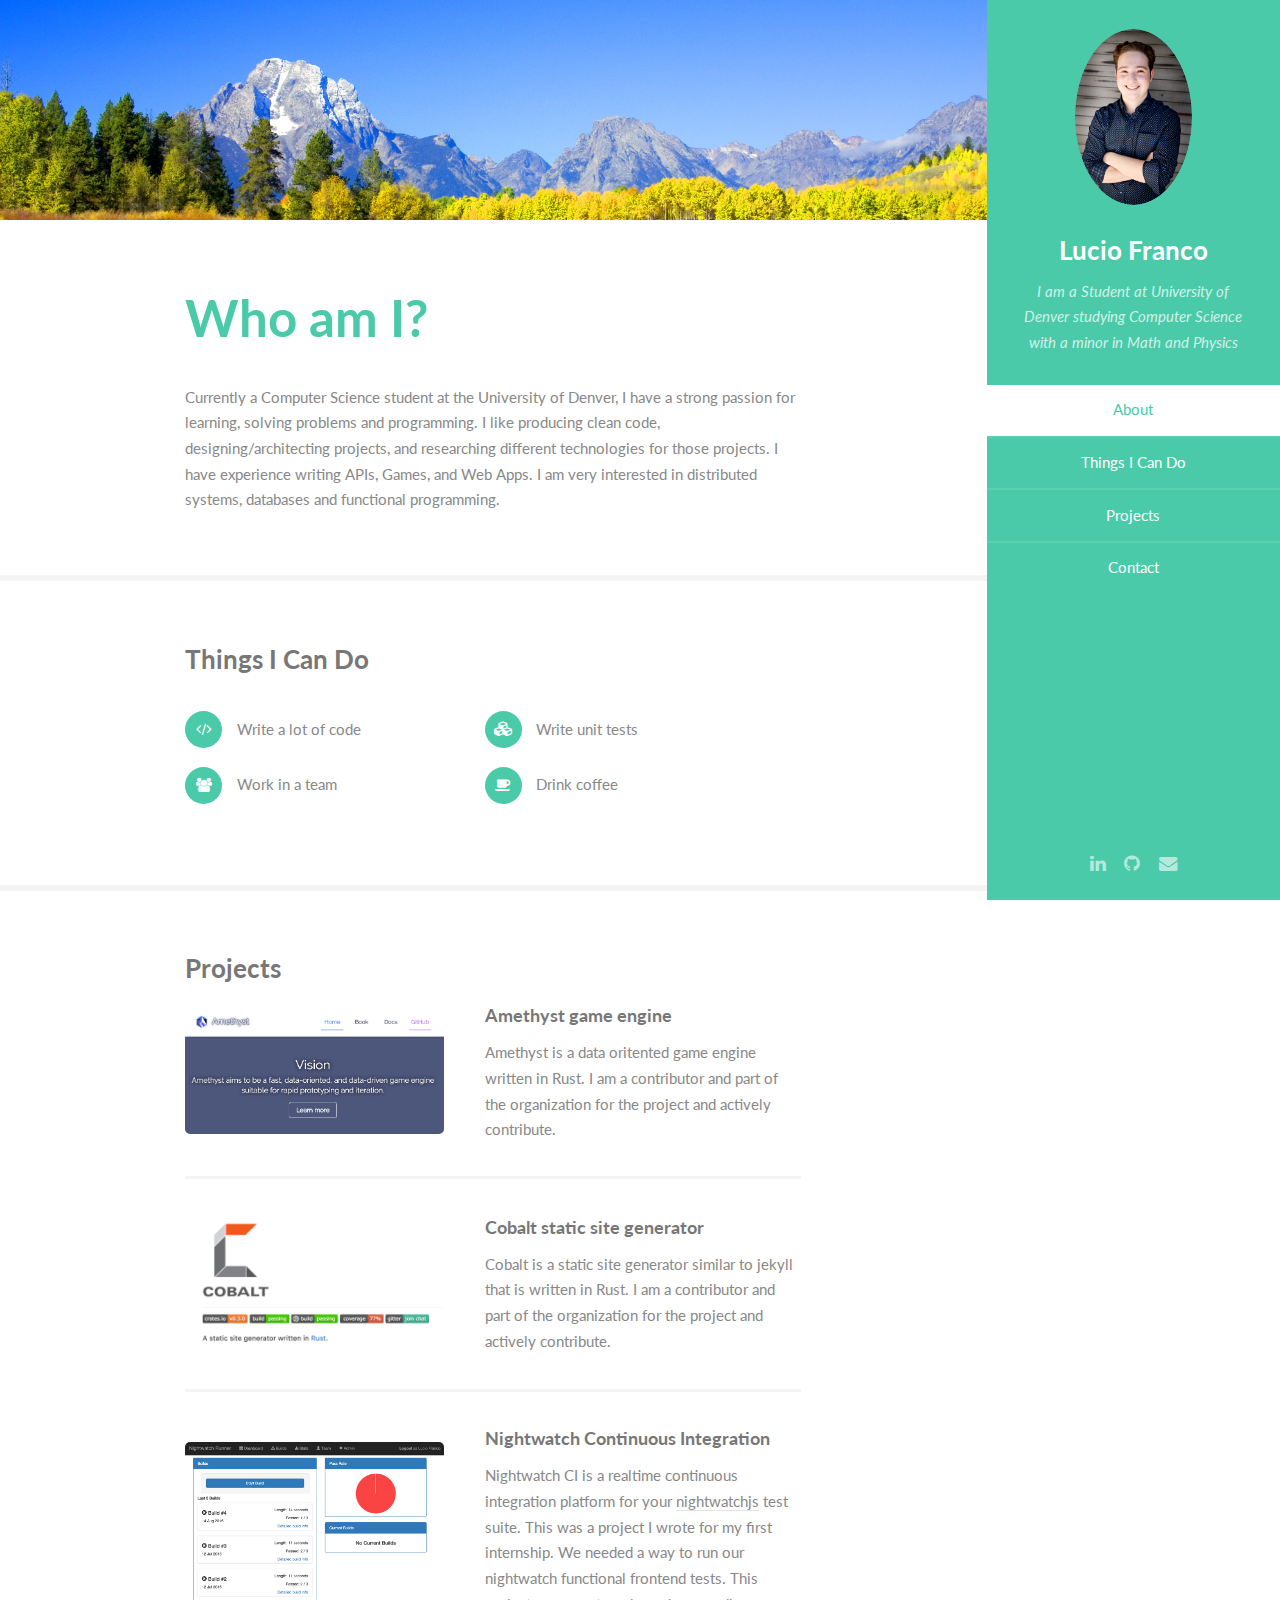
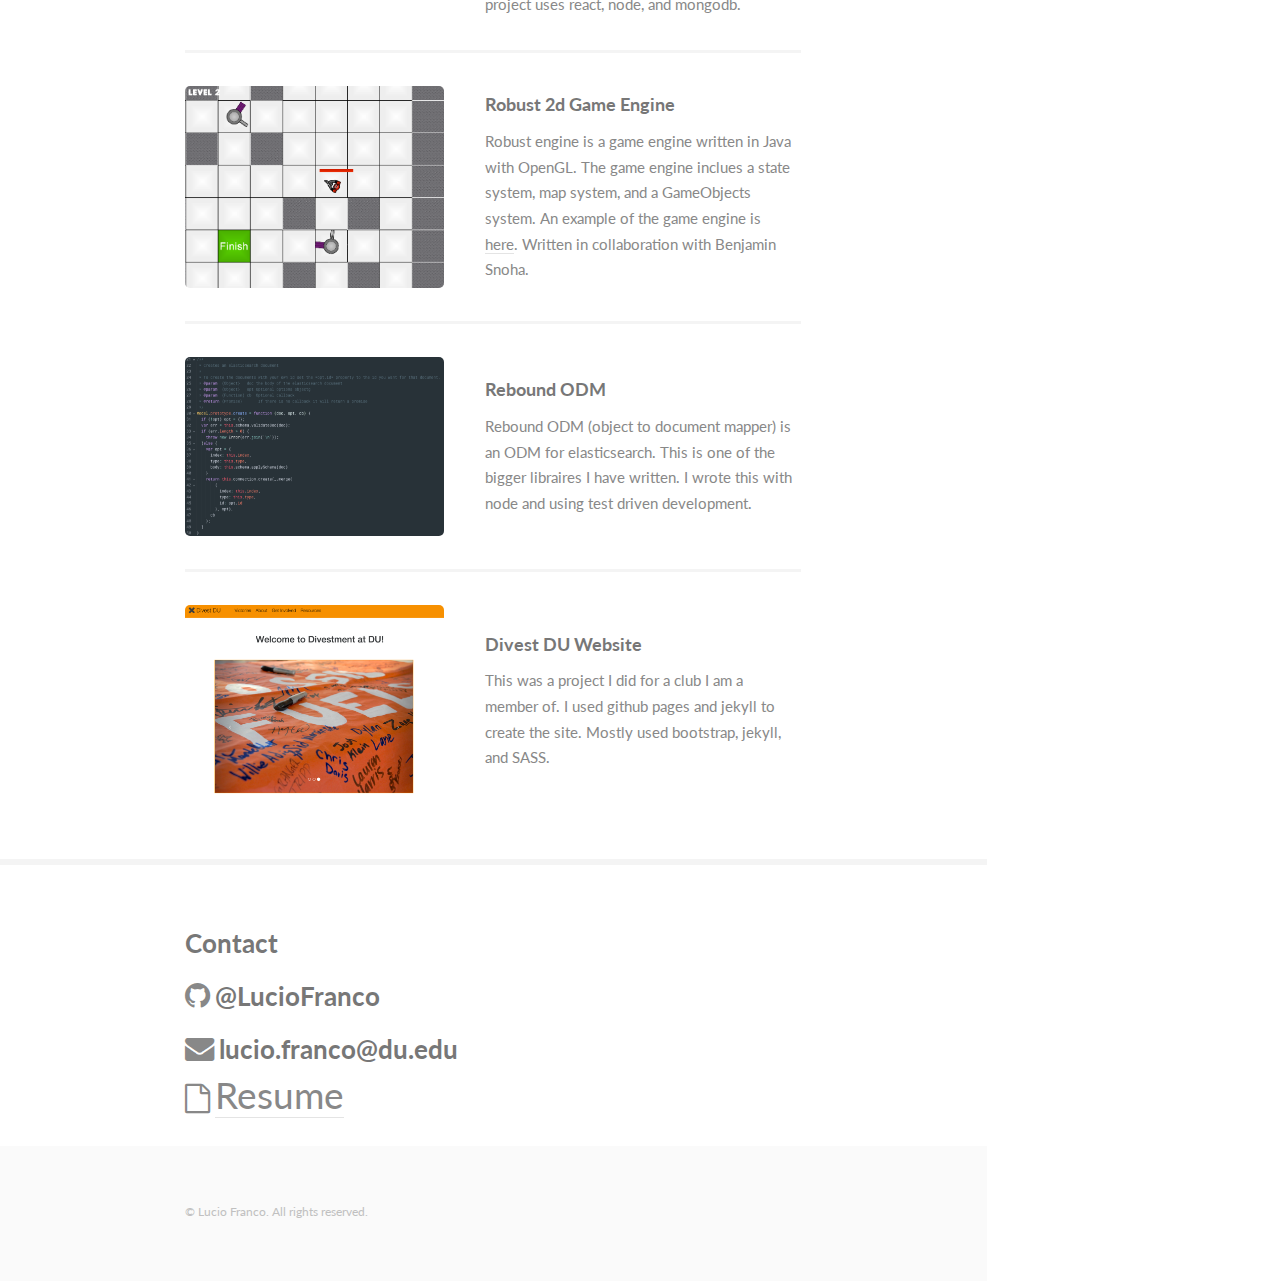
<file: index.html>
<!DOCTYPE HTML>
<!--
	Read Only by HTML5 UP
	html5up.net | @n33co
	Free for personal and commercial use under the CCA 3.0 license (html5up.net/license)
-->
<html>
	<head>
		<title>Lucio Franco | Software Engineer Intern</title>
		<meta http-equiv="content-type" content="text/html; charset=utf-8" />
		<meta name="description" content="" />
		<meta name="keywords" content="" />
		<!--[if lte IE 8]><script src="css/ie/html5shiv.js"></script><![endif]-->
		<script src="js/jquery.min.js"></script>
		<script src="js/jquery.scrollzer.min.js"></script>
		<script src="js/jquery.scrolly.min.js"></script>
		<script src="js/skel.min.js"></script>
		<script src="js/skel-layers.min.js"></script>
		<script src="js/init.js"></script>
		<script src="js/ga.js"></script>
		<link rel="stylesheet" href="css/util.css" />
		<link rel="icon" href="images/favicon.png" type="image/png"/>
		<noscript>
			<link rel="stylesheet" href="css/skel.css" />
			<link rel="stylesheet" href="css/style.css" />
			<link rel="stylesheet" href="css/style-xlarge.css" />
		</noscript>
		<!--[if lte IE 8]><link rel="stylesheet" href="css/ie/v8.css" /><![endif]-->
	</head>
	<body>
		<div id="wrapper">
			<!-- Header -->
				<section id="header" class="skel-layers-fixed">
					<header>
						<span class="image avatar"><img src="/images/profile.png" alt="" /></span>
						<h1 id="logo"><a href="#">Lucio Franco</a></h1>
						<p>I am a Student at University of Denver studying Computer Science with a minor in Math and Physics</p>
					</header>
					<nav id="nav">
						<ul>
							<li><a href="#about" class="active">About</a></li>
							<li><a href="#cando">Things I Can Do</a></li>
							<li><a href="#projects">Projects</a></li>
							<li><a href="#contact">Contact</a></li>
						</ul>
					</nav>
					<footer>
						<ul class="icons">
							<li><a href="https://www.linkedin.com/in/luciodfranco" class="icon fa-linkedin"><span class="label">Linedin</span></a></li>
							<li><a href="https://github.com/LucioFranco" class="icon fa-github"><span class="label">Github</span></a></li>
							<li><a href="mailto:lucio.franco@du.edu" class="icon fa-envelope"><span class="label">Email</span></a></li>
						</ul>
					</footer>
				</section>

			<!-- Main -->
				<div id="main">

					<!-- One -->
						<section id="about">
							<div class="container">
								<header class="major">
									<h2>Who am I?</h2>
								</header>
								<p>
									Currently a Computer Science student at the University of Denver, I have a strong passion for learning, solving problems and programming. I like producing clean code, designing/architecting projects, and researching different technologies for those projects. I have experience writing APIs, Games, and Web Apps. I am very interested in distributed systems, databases and functional programming.
								</p>
							</div>
						</section>

					<!-- Two -->
						<section id="cando">
							<div class="container">
								<h3>Things I Can Do</h3>
								<p></p>
								<ul class="feature-icons">
									<li class="fa-code">Write a lot of code</li>
									<li class="fa-cubes">Write unit tests</li>
									<li class="fa-group">Work in a team</li>
									<li class="fa-coffee">Drink coffee</li>
								</ul>
							</div>
						</section>

					<!-- Three -->
						<section id="projects">
							<div class="container">
								<h3>Projects</h3>
								<div class="features">
									<article>
										<a href="https://github.com/amethyst/amethyst" class="image"><img src="images/amethyst.png" alt="" /></a>
										<div class="inner">
											<h4>Amethyst game engine</h4>
											<p>
												Amethyst is a data oritented game engine written in Rust. I am a contributor and part of the organization for the project and actively contribute.
											</p>
										</div>
									</article>
									<article>
										<a href="https://github.com/cobalt-org/cobalt.rs" class="image"><img src="images/cobalt.png" alt="" /></a>
										<div class="inner">
											<h4>Cobalt static site generator</h4>
											<p>
												Cobalt is a static site generator similar to jekyll that is written in Rust. I am a contributor and part of the organization for the project and actively contribute.
											</p>
										</div>
									</article>
									<article>
										<a href="https://github.com/LucioFranco/Nightwatch-CI" class="image"><img src="images/nightwatchci.png" alt="" /></a>
										<div class="inner">
											<h4>Nightwatch Continuous Integration</h4>
											<p>Nightwatch CI is a realtime continuous integration platform for your <a href="https://github.com/nightwatchjs/nightwatch">nightwatchjs</a> test suite. This was a project I wrote for my first internship. We needed a way to run our nightwatch functional frontend tests. This project uses react, node, and mongodb.</p>
										</div>
									</article>
									<article>
										<a href="https://github.com/LucioFranco/RobustEngine" class="image"><img src="images/robustgame.png" alt="" /></a>
										<div class="inner">
											<h4>Robust 2d Game Engine</h4>
											<p>Robust engine is a game engine written in Java with OpenGL. The game engine inclues a state system, map system, and a GameObjects system. An example of the game engine is <a href="https://github.com/LucioFranco/RobustExample">here</a>. Written in collaboration with Benjamin Snoha.</p>
										</div>
									</article>
									<article>
										<a href="https://github.com/LucioFranco/Rebound-ODM" class="image"><img src="images/reboundodm.png" alt="" /></a>
										<div class="inner">
											<h4>Rebound ODM</h4>
											<p>Rebound ODM (object to document mapper) is an ODM for elasticsearch. This is one of the bigger libraires I have written. I wrote this with node and using test driven development.</p>
										</div>
									</article>
									<article>
										<a href="https://github.com/LucioFranco/Divest-DU" class="image"><img src="images/divestdu.png" alt="" /></a>
										<div class="inner">
											<h4>Divest DU Website</h4>
											<p>This was a project I did for a club I am a member of. I used github pages and jekyll to create the site. Mostly used bootstrap, jekyll, and SASS.</p>
										</div>
									</article>
								</div>
							</div>
						</section>

					<!-- Four -->
						<section id="contact">
							<div class="container">
								<h3>Contact</h3>
								<article>
									<i class="fa fa-github fa-2x mrs"></i><h3 class="inline-block">@LucioFranco</h3>
									<br />
									<i class="fa fa-envelope fa-2x mrs"></i><h3 class="inline-block">lucio.franco@du.edu</h3>
									<br />
									<i class="fa fa-file-o fa-2x mrs"></i><a style="font-size: 2.5em;" href="/resume.pdf">Resume</a>
								</article>
							</div>
						</section>
				</div>

			<!-- Footer -->
				<section id="footer">
					<div class="container">
						<ul class="copyright">
							<li>&copy; Lucio Franco. All rights reserved.</li>
						</ul>
					</div>
				</section>

		</div>
	</body>
</html>
</file>
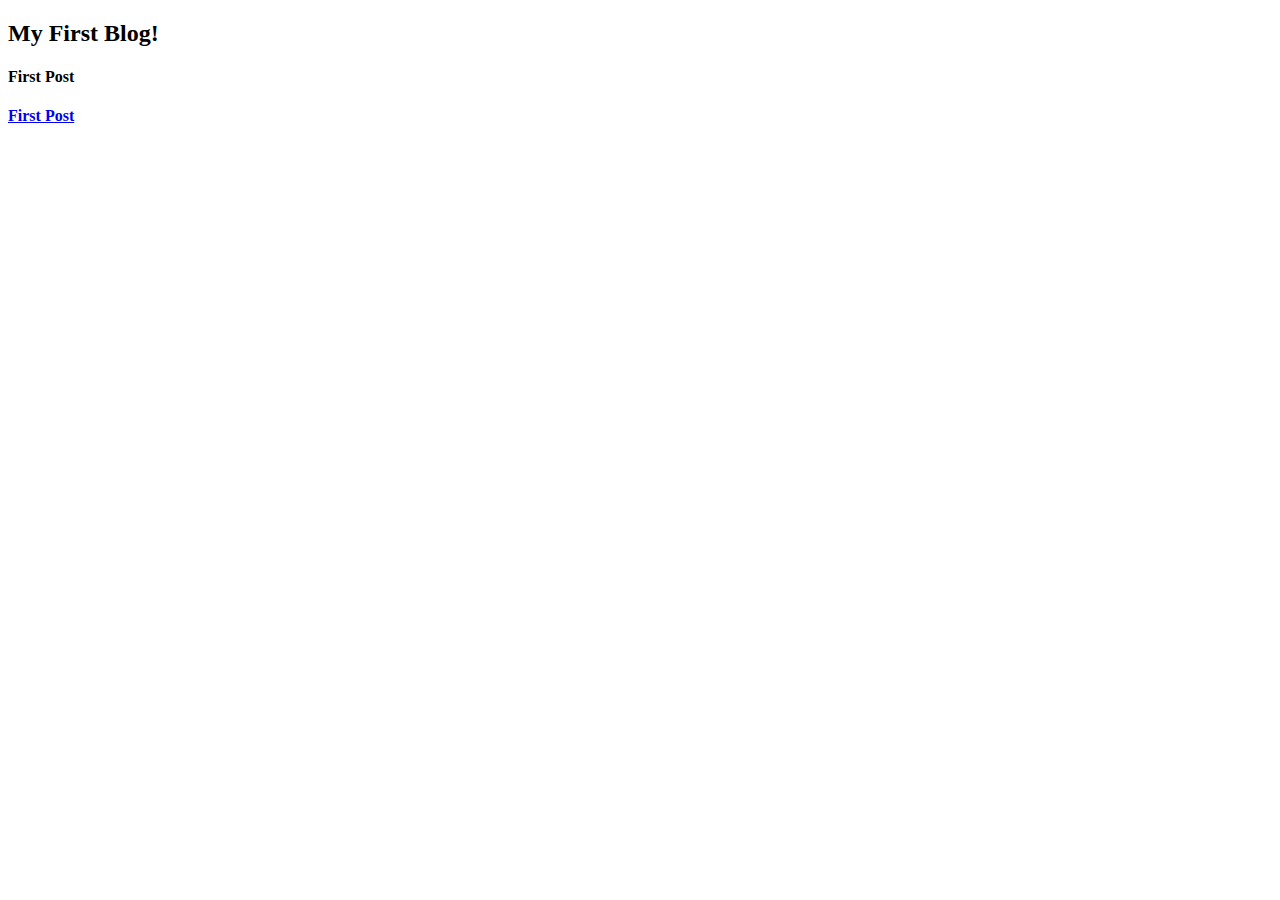
<file: blog.html>
<!DOCTYPE html>
<html>
    <head>
      <meta charset="utf-8">
    	<meta http-equiv="X-UA-Compatible" content="IE=edge">
    	<meta name="viewport" content="width=device-width, initial-scale=1">

        
       	  <title>Cobalt.rs Blog</title>
        

	    <!-- Latest compiled and minified CSS -->
     	<link rel="stylesheet" href="https://maxcdn.bootstrapcdn.com/bootstrap/3.3.6/css/bootstrap.min.css" integrity="sha384-1q8mTJOASx8j1Au+a5WDVnPi2lkFfwwEAa8hDDdjZlpLegxhjVME1fgjWPGmkzs7" crossorigin="anonymous">
      	<!-- Optional theme -->
     	<!--<link rel="stylesheet" href="https://maxcdn.bootstrapcdn.com/bootstrap/3.3.6/css/bootstrap-theme.min.css" integrity="sha384-fLW2N01lMqjakBkx3l/M9EahuwpSfeNvV63J5ezn3uZzapT0u7EYsXMjQV+0En5r" crossorigin="anonymous">-->

      <script src="https://ajax.googleapis.com/ajax/libs/jquery/1.11.3/jquery.min.js"></script>
      	<!-- Latest compiled and minified JavaScript -->
     	<script src="https://maxcdn.bootstrapcdn.com/bootstrap/3.3.6/js/bootstrap.min.js" integrity="sha384-0mSbJDEHialfmuBBQP6A4Qrprq5OVfW37PRR3j5ELqxss1yVqOtnepnHVP9aJ7xS" crossorigin="anonymous"></script>
    </head>
    <body>
    <div>
      
        <div >
  <h2>My First Blog!</h2>
  <!--<br />-->
  <div>
    
      <div>
        <h4>First Post</h4>
        <h4><a href="posts/post-1.html">First Post</a></h4>
      </div>

    
  </div>
</div>

      
    </div>
  </body>
</html>
</file>
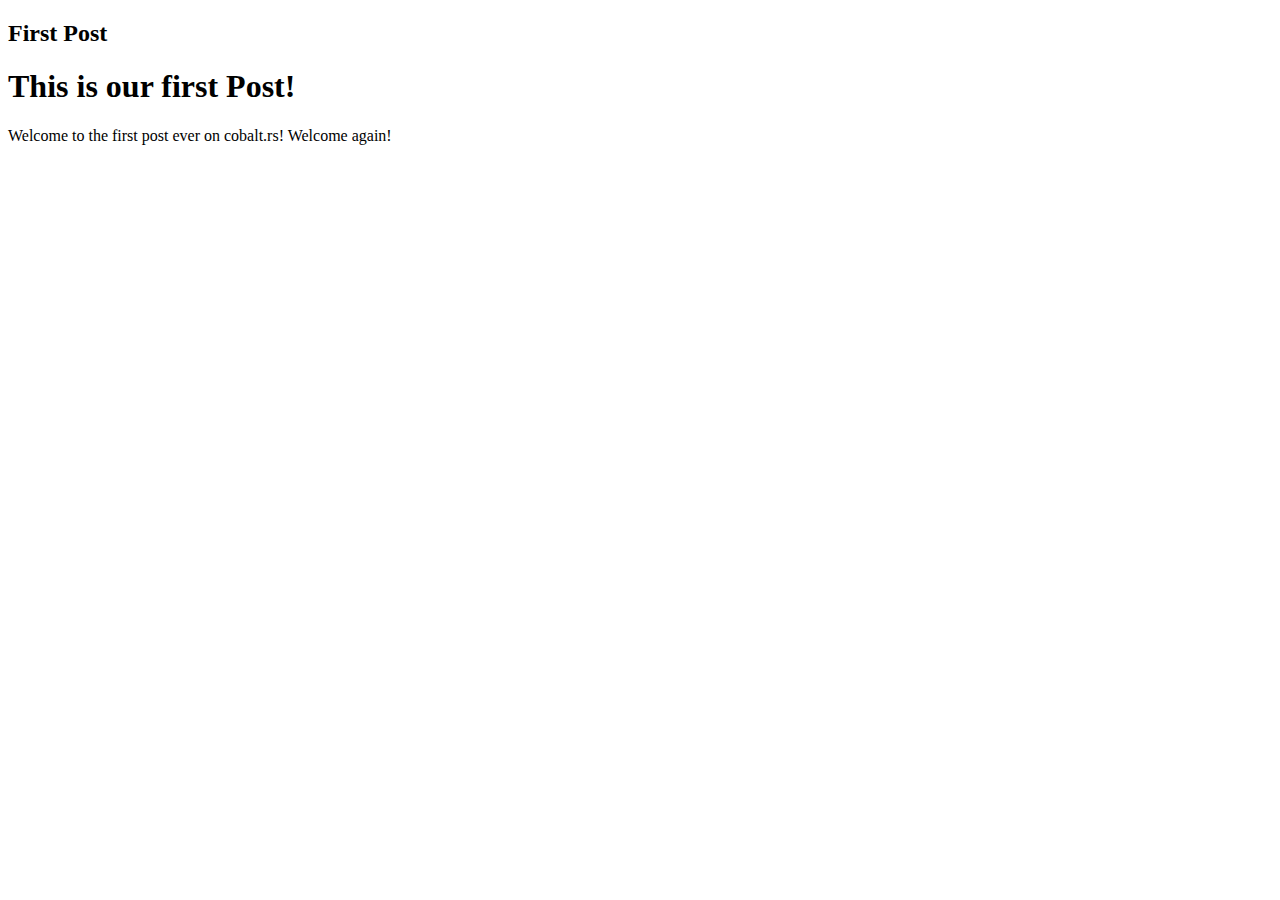
<file: posts/post-1.html>
<!DOCTYPE html>
<html>
    <head>
      <meta charset="utf-8">
    	<meta http-equiv="X-UA-Compatible" content="IE=edge">
    	<meta name="viewport" content="width=device-width, initial-scale=1">

        
          <title>First Post</title>
        

	    <!-- Latest compiled and minified CSS -->
     	<link rel="stylesheet" href="https://maxcdn.bootstrapcdn.com/bootstrap/3.3.6/css/bootstrap.min.css" integrity="sha384-1q8mTJOASx8j1Au+a5WDVnPi2lkFfwwEAa8hDDdjZlpLegxhjVME1fgjWPGmkzs7" crossorigin="anonymous">
      	<!-- Optional theme -->
     	<!--<link rel="stylesheet" href="https://maxcdn.bootstrapcdn.com/bootstrap/3.3.6/css/bootstrap-theme.min.css" integrity="sha384-fLW2N01lMqjakBkx3l/M9EahuwpSfeNvV63J5ezn3uZzapT0u7EYsXMjQV+0En5r" crossorigin="anonymous">-->

      <script src="https://ajax.googleapis.com/ajax/libs/jquery/1.11.3/jquery.min.js"></script>
      	<!-- Latest compiled and minified JavaScript -->
     	<script src="https://maxcdn.bootstrapcdn.com/bootstrap/3.3.6/js/bootstrap.min.js" integrity="sha384-0mSbJDEHialfmuBBQP6A4Qrprq5OVfW37PRR3j5ELqxss1yVqOtnepnHVP9aJ7xS" crossorigin="anonymous"></script>
    </head>
    <body>
    <div>
      
        <div>
  <h2>First Post</h2>
  <p>
    <h1>This is our first Post!</h1>
<p>Welcome to the first post ever on cobalt.rs! Welcome again!</p>

  </p>
</div>

      
    </div>
  </body>
</html>
</file>
<file: css/util.css>
.ptn, .pvn, .pan { padding-top:0px !important }
.pts, .pvs, .pas { padding-top:5px !important }
.ptm, .pvm, .pam { padding-top:10px !important }
.ptl, .pvl, .pal { padding-top:20px !important }
.prn, .phn, .pan { padding-right:0px !important }
.prs, .phs, .pas { padding-right:5px !important }
.prm, .phm, .pam { padding-right:10px !important }
.prl, .phl, .pal { padding-right:20px !important }
.pbn, .pvn, .pan { padding-bottom:0px !important }
.pbs, .pvs, .pas { padding-bottom:5px !important }
.pbm, .pvm, .pam { padding-bottom:10px !important }
.pbl, .pvl, .pal { padding-bottom:20px !important }
.pln, .phn, .pan { padding-left:0px !important }
.pls, .phs, .pas { padding-left:5px !important }
.plm, .phm, .pam { padding-left:10px !important }
.pll, .phl, .pal { padding-left:20px !important }
.mtn, .mvn, .man { margin-top:0px !important }
.mts, .mvs, .mas { margin-top:5px !important }
.mtm, .mvm, .mam { margin-top:10px !important }
.mtl, .mvl, .mal { margin-top:20px !important }
.mrn, .mhn, .man { margin-right:0px !important }
.mrs, .mhs, .mas { margin-right:5px !important }
.mrm, .mhm, .mam { margin-right:10px !important }
.mrl, .mhl, .mal { margin-right:20px !important }
.mbn, .mvn, .man { margin-bottom:0px !important }
.mbs, .mvs, .mas { margin-bottom:5px !important }
.mbm, .mvm, .mam { margin-bottom:10px !important }
.mbl, .mvl, .mal { margin-bottom:20px !important }
.mln, .mhn, .man { margin-left:0px !important }
.mls, .mhs, .mas { margin-left:5px !important }
.mlm, .mhm, .mam { margin-left:10px !important }
.mll, .mhl, .mal { margin-left:20px !important }
.mts-n { margin-top:-5px; }
.mts-m { margin-top:-10px; }
.mts-l { margin-top:-20px; }

.inline-block {
  display: inline-block;
}
</file>
<file: css/style-xlarge.css>
/*
	Read Only by HTML5 UP
	html5up.net | @n33co
	Free for personal and commercial use under the CCA 3.0 license (html5up.net/license)
*/

/* Basic */

	body, input, select, textarea {
		font-size: 13pt;
	}

/* Header */

	#header {
		width: 21em;
	}

		#header > header {
			padding: 2em;
		}

		#header > footer {
			padding: 1.5em;
		}

/* Wrapper */

	#wrapper {
		padding-right: 21em;
	}

/* Main */

	#main > section > .container {
		padding: 4em 0 2em 0;
	}
</file>
<file: css/ie/v8.css>
/*
	Read Only by HTML5 UP
	html5up.net | @n33co
	Free for personal and commercial use under the CCA 3.0 license (html5up.net/license)
*/

/* Basic */

	code,
	input[type="text"],
	input[type="password"],
	input[type="email"],
	select,
	textarea,
	.box,
	.image,
	.image img,
	input[type="submit"],
	input[type="reset"],
	input[type="button"],
	.button {
		position: relative;
		-ms-behavior: url("css/ie/PIE.htc");
	}

/* Form */

	input[type="text"],
	input[type="password"],
	input[type="email"],
	select {
		line-height: 2.75em;
	}

	input[type="checkbox"],
	input[type="radio"] {
		-moz-appearance: normal;
		-webkit-appearance: normal;
		-o-appearance: normal;
		-ms-appearance: normal;
		appearance: normal;
	}

		input[type="checkbox"] + label,
		input[type="radio"] + label {
			padding: 0 0 0 1.5em;
		}

			input[type="checkbox"] + label:before,
			input[type="radio"] + label:before {
				display: none;
			}

/* Button */

	input[type="submit"].alt,
	input[type="reset"].alt,
	input[type="button"].alt,
	.button.alt {
		border: solid 2px #e4e4e4;
	}
</file>
<file: css/skel.css>
/* Resets (http://meyerweb.com/eric/tools/css/reset/ | v2.0 | 20110126 | License: none (public domain)) */

	html,body,div,span,applet,object,iframe,h1,h2,h3,h4,h5,h6,p,blockquote,pre,a,abbr,acronym,address,big,cite,code,del,dfn,em,img,ins,kbd,q,s,samp,small,strike,strong,sub,sup,tt,var,b,u,i,center,dl,dt,dd,ol,ul,li,fieldset,form,label,legend,table,caption,tbody,tfoot,thead,tr,th,td,article,aside,canvas,details,embed,figure,figcaption,footer,header,hgroup,menu,nav,output,ruby,section,summary,time,mark,audio,video{margin:0;padding:0;border:0;font-size:100%;font:inherit;vertical-align:baseline;}article,aside,details,figcaption,figure,footer,header,hgroup,menu,nav,section{display:block;}body{line-height:1;}ol,ul{list-style:none;}blockquote,q{quotes:none;}blockquote:before,blockquote:after,q:before,q:after{content:'';content:none;}table{border-collapse:collapse;border-spacing:0;}body{-webkit-text-size-adjust:none}

/* Box Model */

	*, *:before, *:after {
		-moz-box-sizing: border-box;
		-webkit-box-sizing: border-box;
		box-sizing: border-box;
	}

/* Container */

	.container {
		margin-left: auto;
		margin-right: auto;
		
		/* width: (containers) */
		width: 45em;
	}

	/* Modifiers */

		/* 125% */
			.container.\31 25\25 {
				width: 100%;
				
				/* max-width: (containers * 1.25) */
				max-width: 56.25em;

				/* min-width: (containers) */
				min-width: 45em;
			}

		/* 75% */
			.container.\37 5\25 {
				
				/* width: (containers * 0.75) */
				width: 33.75em;

			}

		/* 50% */
			.container.\35 0\25 {
				
				/* width: (containers * 0.50) */
				width: 22.5em;

			}

		/* 25% */
			.container.\32 5\25 {
				
				/* width: (containers * 0.25) */
				width: 11.25em;

			}

/* Grid */

	.row {
		border-bottom: solid 1px transparent;
	}

	.row > * {
		float: left;
	}
	
	.row:after, .row:before {
		content: '';
		display: block;
		clear: both;
		height: 0;
	}
	
	.row.uniform > * > :first-child {
		margin-top: 0;
	}
	
	.row.uniform > * > :last-child {
		margin-bottom: 0;
	}

	/* Gutters */

		/* Normal */
		
			.row > * {
				/* padding: (gutters.horizontal) 0 0 (gutters.vertical) */
				padding: 0 0 0 2em;
			}

			.row {
				/* margin: -(gutters.horizontal) 0 -1px -(gutters.vertical) */
				margin: 0 0 -1px -2em;
			}
			
			.row.uniform > * {
				/* padding: (gutters.vertical) 0 0 (gutters.vertical) */
				padding: 2em 0 0 2em;
			}

			.row.uniform {
				/* margin: -(gutters.vertical) 0 -1px -(gutters.vertical) */
				margin: -2em 0 -1px -2em;
			}
			
		/* 200% */
		
			.row.\32 00\25 > * {
				/* padding: (gutters.horizontal) 0 0 (gutters.vertical) */
				padding: 0 0 0 4em;
			}

			.row.\32 00\25 {
				/* margin: -(gutters.horizontal) 0 -1px -(gutters.vertical) */
				margin: 0 0 -1px -4em;
			}

			.row.uniform.\32 00\25 > * {
				/* padding: (gutters.vertical) 0 0 (gutters.vertical) */
				padding: 4em 0 0 4em;
			}

			.row.uniform.\32 00\25 {
				/* margin: -(gutters.vertical) 0 -1px -(gutters.vertical) */
				margin: -4em 0 -1px -4em;
			}

		/* 150% */
		
			.row.\31 50\25 > * {
				/* padding: (gutters.horizontal) 0 0 (gutters.vertical) */
				padding: 0 0 0 1.5em;
			}

			.row.\31 50\25 {
				/* margin: -(gutters.horizontal) 0 -1px -(gutters.vertical) */
				margin: 0 0 -1px -1.5em;
			}

			.row.uniform.\31 50\25 > * {
				/* padding: (gutters.vertical) 0 0 (gutters.vertical) */
				padding: 1.5em 0 0 1.5em;
			}

			.row.uniform.\31 50\25 {
				/* margin: -(gutters.vertical) 0 -1px -(gutters.vertical) */
				margin: -1.5em 0 -1px -1.5em;
			}

		/* 50% */
		
			.row.\35 0\25 > * {
				/* padding: (gutters.horizontal) 0 0 (gutters.vertical) */
				padding: 0 0 0 1em;
			}

			.row.\35 0\25 {
				/* margin: -(gutters.horizontal) 0 -1px -(gutters.vertical) */
				margin: 0 0 -1px -1em;
			}

			.row.uniform.\35 0\25 > * {
				/* padding: (gutters.vertical) 0 0 (gutters.vertical) */
				padding: 1em 0 0 1em;
			}

			.row.uniform.\35 0\25 {
				/* margin: -(gutters.vertical) 0 -1px -(gutters.vertical) */
				margin: -1em 0 -1px -1em;
			}

		/* 25% */
		
			.row.\32 5\25 > * {
				/* padding: (gutters.horizontal) 0 0 (gutters.vertical) */
				padding: 0 0 0 0.5em;
			}

			.row.\32 5\25 {
				/* margin: -(gutters.horizontal) 0 -1px -(gutters.vertical) */
				margin: 0 0 -1px -0.5em;
			}

			.row.uniform.\32 5\25 > * {
				/* padding: (gutters.vertical) 0 0 (gutters.vertical) */
				padding: 0.5em 0 0 0.5em;
			}

			.row.uniform.\32 5\25 {
				/* margin: -(gutters.vertical) 0 -1px -(gutters.vertical) */
				margin: -0.5em 0 -1px -0.5em;
			}

		/* 0% */
		
			.row.\30 \25 > * {
				padding: 0;
			}

			.row.\30 \25 {
				margin: 0 0 -1px 0;
			}

	/* Cells */

		.\31 2u, .\31 2u\24, .\31 2u\28 1\29, .\31 2u\24\28 1\29 { width: 100%; clear: none; }
		.\31 1u, .\31 1u\24, .\31 1u\28 1\29, .\31 1u\24\28 1\29 { width: 91.6666666667%; clear: none; }
		.\31 0u, .\31 0u\24, .\31 0u\28 1\29, .\31 0u\24\28 1\29 { width: 83.3333333333%; clear: none; }
		.\39 u, .\39 u\24, .\39 u\28 1\29, .\39 u\24\28 1\29 { width: 75%; clear: none; }
		.\38 u, .\38 u\24, .\38 u\28 1\29, .\38 u\24\28 1\29 { width: 66.6666666667%; clear: none; }
		.\37 u, .\37 u\24, .\37 u\28 1\29, .\37 u\24\28 1\29 { width: 58.3333333333%; clear: none; }
		.\36 u, .\36 u\24, .\36 u\28 1\29, .\36 u\24\28 1\29 { width: 50%; clear: none; }
		.\35 u, .\35 u\24, .\35 u\28 1\29, .\35 u\24\28 1\29 { width: 41.6666666667%; clear: none; }
		.\34 u, .\34 u\24, .\34 u\28 1\29, .\34 u\24\28 1\29 { width: 33.3333333333%; clear: none; }
		.\33 u, .\33 u\24, .\33 u\28 1\29, .\33 u\24\28 1\29 { width: 25%; clear: none; }
		.\32 u, .\32 u\24, .\32 u\28 1\29, .\32 u\24\28 1\29 { width: 16.6666666667%; clear: none; }
		.\31 u, .\31 u\24, .\31 u\28 1\29, .\31 u\24\28 1\29 { width: 8.3333333333%; clear: none; }

		.\31 2u\24 + *, .\31 2u\24\28 1\29 + *,
		.\31 1u\24 + *, .\31 1u\24\28 1\29 + *,
		.\31 0u\24 + *, .\31 0u\24\28 1\29 + *,
		.\39 u\24 + *, .\39 u\24\28 1\29 + *,
		.\38 u\24 + *, .\38 u\24\28 1\29 + *,
		.\37 u\24 + *, .\37 u\24\28 1\29 + *,
		.\36 u\24 + *, .\36 u\24\28 1\29 + *,
		.\35 u\24 + *, .\35 u\24\28 1\29 + *,
		.\34 u\24 + *, .\34 u\24\28 1\29 + *,
		.\33 u\24 + *, .\33 u\24\28 1\29 + *,
		.\32 u\24 + *, .\32 u\24\28 1\29 + *,
		.\31 u\24  + *,  .\31 u\24\28 1\29 + * {
			clear: left;
		}
			
		.\-11u { margin-left: 91.6666666667% }
		.\-10u { margin-left: 83.3333333333% }
		.\-9u { margin-left: 75% }
		.\-8u { margin-left: 66.6666666667% }
		.\-7u { margin-left: 58.3333333333% }
		.\-6u { margin-left: 50% }
		.\-5u { margin-left: 41.6666666667% }
		.\-4u { margin-left: 33.3333333333% }
		.\-3u { margin-left: 25% }
		.\-2u { margin-left: 16.6666666667% }
		.\-1u { margin-left: 8.3333333333% }
</file>
<file: css/style.css>
@charset "UTF-8";
@import url(font-awesome.min.css);
@import url("https://fonts.googleapis.com/css?family=Lato:400,400italic,700,700italic|Source+Code+Pro:400");


	body {
		background: #fff;
	}

	body, input, select, textarea {
		color: #888;
		font-family: "Lato", sans-serif;
		font-size: 16pt;
		font-weight: 400;
		line-height: 1.75em;
	}

	a {
		-moz-transition: color 0.2s ease-in-out, border-color 0.2s ease-in-out;
		-webkit-transition: color 0.2s ease-in-out, border-color 0.2s ease-in-out;
		-o-transition: color 0.2s ease-in-out, border-color 0.2s ease-in-out;
		-ms-transition: color 0.2s ease-in-out, border-color 0.2s ease-in-out;
		transition: color 0.2s ease-in-out, border-color 0.2s ease-in-out;
		border-bottom: solid 1px #e4e4e4;
		color: inherit;
		text-decoration: none;
	}

		a:hover {
			border-bottom-color: transparent;
			color: #4acaa8 !important;
		}

	strong, b {
		color: #777;
		font-weight: 700;
	}

	em, i {
		font-style: italic;
	}

	p {
		margin: 0 0 2.25em 0;
	}

	h1, h2, h3, h4, h5, h6 {
		color: #777;
		font-weight: 700;
		line-height: 1em;
		margin: 0 0 0.5625em 0;
	}

		h1 a, h2 a, h3 a, h4 a, h5 a, h6 a {
			border: 0;
			color: inherit;
			text-decoration: none;
		}

	h2 {
		font-size: 2em;
		line-height: 1.5em;
	}

	h3 {
		font-size: 1.75em;
		line-height: 1.5em;
	}

	h4 {
		font-size: 1.25em;
		line-height: 1.5em;
	}

	h5 {
		font-size: 0.9em;
		line-height: 1.5em;
	}

	h6 {
		font-size: 0.7em;
		line-height: 1.5em;
	}

	sub {
		font-size: 0.8em;
		position: relative;
		top: 0.5em;
	}

	sup {
		font-size: 0.8em;
		position: relative;
		top: -0.5em;
	}

	hr {
		border: 0;
		border-bottom: solid 2px #f4f4f4;
		margin: 2.25em 0;
	}

		hr.major {
			margin: 3.375em 0;
		}

	blockquote {
		border-left: solid 8px #e4e4e4;
		font-style: italic;
		margin: 0 0 2.25em 0;
		padding: 0.5em 0 0.5em 2em;
	}

	code {
		background: #555;
		border-radius: 5px;
		color: #fff;
		font-family: "Source Code Pro", monospace;
		font-size: 0.9em;
		margin: 0 0.25em;
		padding: 0.25em 0.65em;
	}

	pre {
		font-family: "Source Code Pro", monospace;
		font-size: 0.9em;
		margin: 0 0 2.25em 0;
	}

		pre code {
			-webkit-overflow-scrolling: touch;
			display: block;
			line-height: 1.5em;
			overflow-x: auto;
			padding: 1em 1.5em;
		}

	.align-left {
		text-align: left;
	}

	.align-center {
		text-align: center;
	}

	.align-right {
		text-align: right;
	}

/* Section/Article */

	section.special, article.special {
		text-align: center;
	}

	header p {
		color: #aaa;
		position: relative;
		margin: 0 0 1.6875em 0;
	}

	header h2 + p {
		font-size: 1.25em;
		margin-top: -0.5em;
		line-height: 1.5em;
	}

	header h3 + p {
		font-size: 1.1em;
		margin-top: -0.35em;
		line-height: 1.5em;
	}

	header h4 + p,
	header h5 + p,
	header h6 + p {
		font-size: 0.9em;
		margin-top: -0.25em;
		line-height: 1.5em;
	}

	header.major h2 {
		color: #4acaa8;
		font-size: 3.5em;
	}

		header.major h2 + p {
			color: #777;
			font-size: 1.75em;
			font-weight: 700;
			margin-top: -0.75em;
		}

/* Form */

	form {
		margin: 0 0 2.25em 0;
	}

	label {
		color: #777;
		display: block;
		font-size: 0.9em;
		font-weight: 700;
		margin: 0 0 1.125em 0;
	}

	input::-moz-focus-inner {
		border: 0;
		padding: 0;
	}

	input[type="text"],
	input[type="password"],
	input[type="email"],
	select,
	textarea {
		-moz-appearance: none;
		-webkit-appearance: none;
		-o-appearance: none;
		-ms-appearance: none;
		appearance: none;
		border-radius: 5px;
		border: none;
		border: solid 2px #e4e4e4;
		color: inherit;
		display: block;
		outline: 0;
		padding: 0 1em;
		text-decoration: none;
		width: 100%;
	}

		input[type="text"]:invalid,
		input[type="password"]:invalid,
		input[type="email"]:invalid,
		select:invalid,
		textarea:invalid {
			box-shadow: none;
		}

		input[type="text"]:focus,
		input[type="password"]:focus,
		input[type="email"]:focus,
		select:focus,
		textarea:focus {
			border-color: #4acaa8;
		}

	.select-wrapper {
		text-decoration: none;
		display: block;
		position: relative;
	}

		.select-wrapper:before {
			content: '\f078';
			-moz-osx-font-smoothing: grayscale;
			-webkit-font-smoothing: antialiased;
			font-family: FontAwesome;
			font-style: normal;
			font-weight: normal;
			text-transform: none !important;
		}

		.select-wrapper:before {
			color: #e4e4e4;
			display: block;
			height: 2.75em;
			line-height: 2.75em;
			pointer-events: none;
			position: absolute;
			right: 0;
			text-align: center;
			top: 0;
			width: 2.75em;
		}

		.select-wrapper select::-ms-expand {
			display: none;
		}

	input[type="text"],
	input[type="password"],
	input[type="email"],
	select {
		height: 2.75em;
	}

	textarea {
		padding: 0.75em 1em;
	}

	input[type="checkbox"],
	input[type="radio"] {
		-moz-appearance: none;
		-webkit-appearance: none;
		-o-appearance: none;
		-ms-appearance: none;
		appearance: none;
		display: block;
		float: left;
		margin-right: -2em;
		opacity: 0;
		width: 1em;
		z-index: -1;
	}

		input[type="checkbox"] + label,
		input[type="radio"] + label {
			text-decoration: none;
			color: #888;
			cursor: pointer;
			display: inline-block;
			font-size: 1em;
			font-weight: 400;
			padding-left: 2.4em;
			padding-right: 0.75em;
			position: relative;
		}

			input[type="checkbox"] + label:before,
			input[type="radio"] + label:before {
				-moz-osx-font-smoothing: grayscale;
				-webkit-font-smoothing: antialiased;
				font-family: FontAwesome;
				font-style: normal;
				font-weight: normal;
				text-transform: none !important;
			}

			input[type="checkbox"] + label:before,
			input[type="radio"] + label:before {
				background: #fafafa;
				border-radius: 5px;
				border: solid 2px #e4e4e4;
				content: '';
				display: inline-block;
				height: 1.65em;
				left: 0;
				line-height: 1.58125em;
				position: absolute;
				text-align: center;
				top: 0;
				width: 1.65em;
			}

		input[type="checkbox"]:checked + label:before,
		input[type="radio"]:checked + label:before {
			background: #989898;
			border-color: #989898;
			color: #ffffff;
			content: '\f00c';
		}

		input[type="checkbox"]:focus + label:before,
		input[type="radio"]:focus + label:before {
			border-color: #4acaa8;
		}

	input[type="checkbox"] + label:before {
		border-radius: 5px;
	}

	input[type="radio"] + label:before {
		border-radius: 100%;
	}

	::-webkit-input-placeholder {
		color: #aaa !important;
		font-style: italic;
		opacity: 1.0;
	}

	:-moz-placeholder {
		color: #aaa !important;
		font-style: italic;
		opacity: 1.0;
	}

	::-moz-placeholder {
		color: #aaa !important;
		font-style: italic;
		opacity: 1.0;
	}

	:-ms-input-placeholder {
		color: #aaa !important;
		font-style: italic;
		opacity: 1.0;
	}

	.formerize-placeholder {
		color: #aaa !important;
		font-style: italic;
		opacity: 1.0;
	}

/* Box */

	.box {
		border-radius: 5px;
		border: solid 2px #e4e4e4;
		margin-bottom: 2.25em;
		padding: 1.5em;
	}

		.box > :last-child,
		.box > :last-child > :last-child,
		.box > :last-child > :last-child > :last-child {
			margin-bottom: 0;
		}

		.box.alt {
			border: 0;
			border-radius: 0;
			padding: 0;
		}

/* Icon */

	.icon {
		text-decoration: none;
		border-bottom: none;
		position: relative;
	}

		.icon:before {
			-moz-osx-font-smoothing: grayscale;
			-webkit-font-smoothing: antialiased;
			font-family: FontAwesome;
			font-style: normal;
			font-weight: normal;
			text-transform: none !important;
		}

		.icon > .label {
			display: none;
		}

/* Image */

	.image {
		border-radius: 5px;
		border: 0;
		display: inline-block;
		position: relative;
	}

		.image img {
			border-radius: 5px;
			display: block;
		}

		.image.left {
			float: left;
			margin: 0 2.5em 2em 0;
			top: 0.25em;
		}

		.image.right {
			float: right;
			margin: 0 0 2em 2.5em;
			top: 0.25em;
		}

		.image.fit {
			display: block;
			margin: 0 0 2.25em 0;
			width: 100%;
		}

			.image.fit img {
				display: block;
				width: 100%;
			}

		.image.avatar {
			border-radius: 100%;
			overflow: hidden;
		}

			.image.avatar img {
				border-radius: 100%;
				display: block;
				width: 100%;
			}

/* List */

	ol {
		list-style: decimal;
		margin: 0 0 2.25em 0;
		padding-left: 1.25em;
	}

		ol li {
			padding-left: 0.25em;
		}

	ul {
		list-style: disc;
		margin: 0 0 2.25em 0;
		padding-left: 1em;
	}

		ul li {
			padding-left: 0.5em;
		}

		ul.alt {
			list-style: none;
			padding-left: 0;
		}

			ul.alt li {
				border-top: solid 2px #f4f4f4;
				padding: 0.5em 0;
			}

				ul.alt li:first-child {
					border-top: 0;
					padding-top: 0;
				}

		ul.feature-icons {
			list-style: none;
			padding-left: 0;
		}

			ul.feature-icons li {
				text-decoration: none;
				display: inline-block;
				margin: 0 0 1.6875em 0;
				padding: 0.35em 0 0 3.5em;
				position: relative;
				width: 48%;
			}

				ul.feature-icons li:before {
					-moz-osx-font-smoothing: grayscale;
					-webkit-font-smoothing: antialiased;
					font-family: FontAwesome;
					font-style: normal;
					font-weight: normal;
					text-transform: none !important;
				}

				ul.feature-icons li:before {
					background: #4acaa8;
					border-radius: 100%;
					color: #ffffff;
					display: block;
					height: 2.5em;
					left: 0;
					line-height: 2.5em;
					position: absolute;
					text-align: center;
					top: 0;
					width: 2.5em;
				}

		ul.icons {
			cursor: default;
			list-style: none;
			padding-left: 0;
		}

			ul.icons li {
				display: inline-block;
				padding: 0 1em 0 0;
			}

				ul.icons li:last-child {
					padding-right: 0 !important;
				}

				ul.icons li .icon:before {
					font-size: 1.25em;
				}

		ul.actions {
			cursor: default;
			list-style: none;
			padding-left: 0;
		}

			ul.actions li {
				display: inline-block;
				padding: 0 1.125em 0 0;
				vertical-align: middle;
			}

				ul.actions li:last-child {
					padding-right: 0;
				}

			ul.actions.small li {
				padding: 0 0.5625em 0 0;
			}

			ul.actions.vertical li {
				display: block;
				padding: 1.125em 0 0 0;
			}

				ul.actions.vertical li:first-child {
					padding-top: 0;
				}

				ul.actions.vertical li > * {
					margin-bottom: 0;
				}

			ul.actions.vertical.small li {
				padding: 0.5625em 0 0 0;
			}

				ul.actions.vertical.small li:first-child {
					padding-top: 0;
				}

			ul.actions.fit {
				display: table;
				margin-left: -1.125em;
				padding: 0;
				table-layout: fixed;
				width: calc(100% + 1.125em);
			}

				ul.actions.fit li {
					display: table-cell;
					padding: 0 0 0 1.125em;
				}

					ul.actions.fit li > * {
						margin-bottom: 0;
					}

				ul.actions.fit.small {
					margin-left: -0.5625em;
					width: calc(100% + 0.5625em);
				}

					ul.actions.fit.small li {
						padding: 0 0 0 0.5625em;
					}

	dl {
		margin: 0 0 2.25em 0;
	}

/* Table */

	.table-wrapper {
		-webkit-overflow-scrolling: touch;
		overflow-x: auto;
	}

	table {
		margin: 0 0 2.25em 0;
		width: 100%;
	}

		table tbody tr {
			border: solid 2px #f4f4f4;
			border-left: 0;
			border-right: 0;
		}

			table tbody tr:nth-child(2n + 1) {
				background-color: #fafafa;
			}

		table td {
			padding: 0.75em 0.75em;
		}

		table th {
			color: #777;
			font-size: 0.9em;
			font-weight: 700;
			padding: 0 0.75em 0.75em 0.75em;
			text-align: left;
		}

		table thead {
			border-bottom: solid 4px #e4e4e4;
		}

		table tfoot {
			border-top: solid 4px #e4e4e4;
		}

		table.alt {
			border-collapse: separate;
		}

			table.alt tbody tr td {
				border: solid 2px #e4e4e4;
				border-left-width: 0;
				border-top-width: 0;
			}

				table.alt tbody tr td:first-child {
					border-left-width: 2px;
				}

			table.alt tbody tr:first-child td {
				border-top-width: 2px;
			}

			table.alt thead {
				border-bottom: 0;
			}

			table.alt tfoot {
				border-top: 0;
			}

/* Button */

	input[type="submit"],
	input[type="reset"],
	input[type="button"],
	.button {
		-moz-appearance: none;
		-webkit-appearance: none;
		-o-appearance: none;
		-ms-appearance: none;
		appearance: none;
		-moz-transition: background-color 0.2s ease-in-out, color 0.2s ease-in-out;
		-webkit-transition: background-color 0.2s ease-in-out, color 0.2s ease-in-out;
		-o-transition: background-color 0.2s ease-in-out, color 0.2s ease-in-out;
		-ms-transition: background-color 0.2s ease-in-out, color 0.2s ease-in-out;
		transition: background-color 0.2s ease-in-out, color 0.2s ease-in-out;
		background-color: #989898;
		border-radius: 5px;
		border: 0;
		color: #ffffff !important;
		cursor: pointer;
		display: inline-block;
		font-weight: 700;
		height: 2.75em;
		line-height: 2.75em;
		padding: 0 1.5em;
		text-align: center;
		text-decoration: none;
		white-space: nowrap;
	}

		input[type="submit"]:hover,
		input[type="reset"]:hover,
		input[type="button"]:hover,
		.button:hover {
			background-color: #a5a5a5;
			color: #ffffff !important;
		}

		input[type="submit"]:active,
		input[type="reset"]:active,
		input[type="button"]:active,
		.button:active {
			background-color: #8b8b8b;
		}

		input[type="submit"].icon,
		input[type="reset"].icon,
		input[type="button"].icon,
		.button.icon {
			padding-left: 1.35em;
		}

			input[type="submit"].icon:before,
			input[type="reset"].icon:before,
			input[type="button"].icon:before,
			.button.icon:before {
				margin-right: 0.5em;
			}

		input[type="submit"].fit,
		input[type="reset"].fit,
		input[type="button"].fit,
		.button.fit {
			display: block;
			margin: 0 0 1.125em 0;
			width: 100%;
		}

		input[type="submit"].small,
		input[type="reset"].small,
		input[type="button"].small,
		.button.small {
			font-size: 0.8em;
		}

		input[type="submit"].big,
		input[type="reset"].big,
		input[type="button"].big,
		.button.big {
			font-size: 1.35em;
		}

		input[type="submit"].alt,
		input[type="reset"].alt,
		input[type="button"].alt,
		.button.alt {
			background-color: transparent;
			box-shadow: inset 0 0 0 2px #e4e4e4;
			color: #777 !important;
		}

			input[type="submit"].alt:hover,
			input[type="reset"].alt:hover,
			input[type="button"].alt:hover,
			.button.alt:hover {
				background-color: #f4f4f4;
				color: #777 !important;
			}

			input[type="submit"].alt:active,
			input[type="reset"].alt:active,
			input[type="button"].alt:active,
			.button.alt:active {
				background-color: #eaeaea;
			}

			input[type="submit"].alt.icon:before,
			input[type="reset"].alt.icon:before,
			input[type="button"].alt.icon:before,
			.button.alt.icon:before {
				color: #aaa;
			}

		input[type="submit"].special,
		input[type="reset"].special,
		input[type="button"].special,
		.button.special {
			background-color: #4acaa8;
			color: #ffffff !important;
		}

			input[type="submit"].special:hover,
			input[type="reset"].special:hover,
			input[type="button"].special:hover,
			.button.special:hover {
				background-color: #5ed0b1;
			}

			input[type="submit"].special:active,
			input[type="reset"].special:active,
			input[type="button"].special:active,
			.button.special:active {
				background-color: #39c29d;
			}

		input[type="submit"].disabled, input[type="submit"]:disabled,
		input[type="reset"].disabled,
		input[type="reset"]:disabled,
		input[type="button"].disabled,
		input[type="button"]:disabled,
		.button.disabled,
		.button:disabled {
			background-color: #888 !important;
			box-shadow: inset 0 -0.15em 0 0 rgba(0, 0, 0, 0.15);
			color: #fff !important;
			cursor: default;
			opacity: 0.25;
		}

/* Features */

	.features article {
		border-top: solid 3px #f4f4f4;
		margin-bottom: 2.25em;
		padding-top: 2.25em;
	}

		.features article:first-child {
			border-top: 0;
			padding-top: 0;
		}

		.features article .image {
			display: inline-block;
			padding-right: 2.5em;
			vertical-align: middle;
			width: 48%;
		}

			.features article .image img {
				display: block;
				width: 100%;
			}

		.features article .inner {
			display: inline-block;
			vertical-align: middle;
			width: 50%;
		}

			.features article .inner > :last-child {
				margin-bottom: 0;
			}

/* Header */

	#header {
		background: #4acaa8;
		color: #d1f1e9;
		height: 100%;
		position: fixed;
		text-align: center;
		top: 0;
		width: 23em;
		right: 0;
	}

		#header h1, #header h2, #header h3, #header h4, #header h5, #header h6 {
			color: #ffffff;
		}

			#header h1 a, #header h2 a, #header h3 a, #header h4 a, #header h5 a, #header h6 a {
				color: #ffffff;
			}

		#header header p {
			color: #b6e9dc;
		}

		#header a {
			color: #d1f1e9;
		}

			#header a:hover {
				color: #ffffff !important;
			}

		#header > header {
			padding: 3em;
		}

			#header > header .avatar {
				display: block;
				margin: 0 auto 2.25em auto;
				width: 8em;
			}

			#header > header h1 {
				font-size: 1.75em;
				margin: 0;
			}

			#header > header p {
				color: #d1f1e9;
				font-style: italic;
				margin: 1em 0 0 0;
			}

		#header > footer {
			bottom: 0;
			left: 0;
			padding: 2em;
			position: absolute;
			width: 100%;
		}

			#header > footer .icons {
				margin: 0;
			}

				#header > footer .icons li a {
					color: #b6e9dc;
				}

		#header > nav ul {
			list-style: none;
			margin: 0;
			padding: 0;
		}

			#header > nav ul li {
				border-top: solid 2px #5ccfb0;
				display: block;
				padding: 0;
			}

				#header > nav ul li a {
					-moz-transition: none;
					-webkit-transition: none;
					-o-transition: none;
					-ms-transition: none;
					transition: none;
					border: 0;
					color: #ffffff !important;
					display: block;
					padding: 0.85em 0;
					text-decoration: none;
				}

					#header > nav ul li a.active {
						background: #fff;
						color: #4acaa8 !important;
					}

				#header > nav ul li:first-child {
					border-top: 0;
				}

/* Wrapper */

	#wrapper {
		background: #fff;
		padding-right: 23em;
	}

/* Main */

	#main > section {
		border-top: solid 6px #f4f4f4;
	}

		#main > section > .container {
			padding: 6em 0 4em 0;
		}

		#main > section:first-child {
			border-top: 0;
		}

/* One */

	#about:before {
		background-image: url("../images/banner.jpg");
		background-position: top right;
		background-repeat: no-repeat;
		background-size: cover;
		content: '';
		display: block;
		height: 15em;
		width: 100%;
	}

/* Footer */

	#footer {
		background: #fafafa;
		border-top: 0;
		color: #c0c0c0;
		overflow: hidden;
		padding: 4em 0 2em 0;
	}

		#footer .copyright {
			line-height: 1em;
			list-style: none;
			padding: 0;
		}

			#footer .copyright li {
				border-left: solid 1px #d4d4d4;
				display: inline-block;
				font-size: 0.8em;
				margin-left: 1em;
				padding-left: 1em;
			}

				#footer .copyright li:first-child {
					border-left: 0;
					margin-left: 0;
					padding-left: 0;
				}

				#footer .copyright li a {
					color: inherit;
				}
</file>
